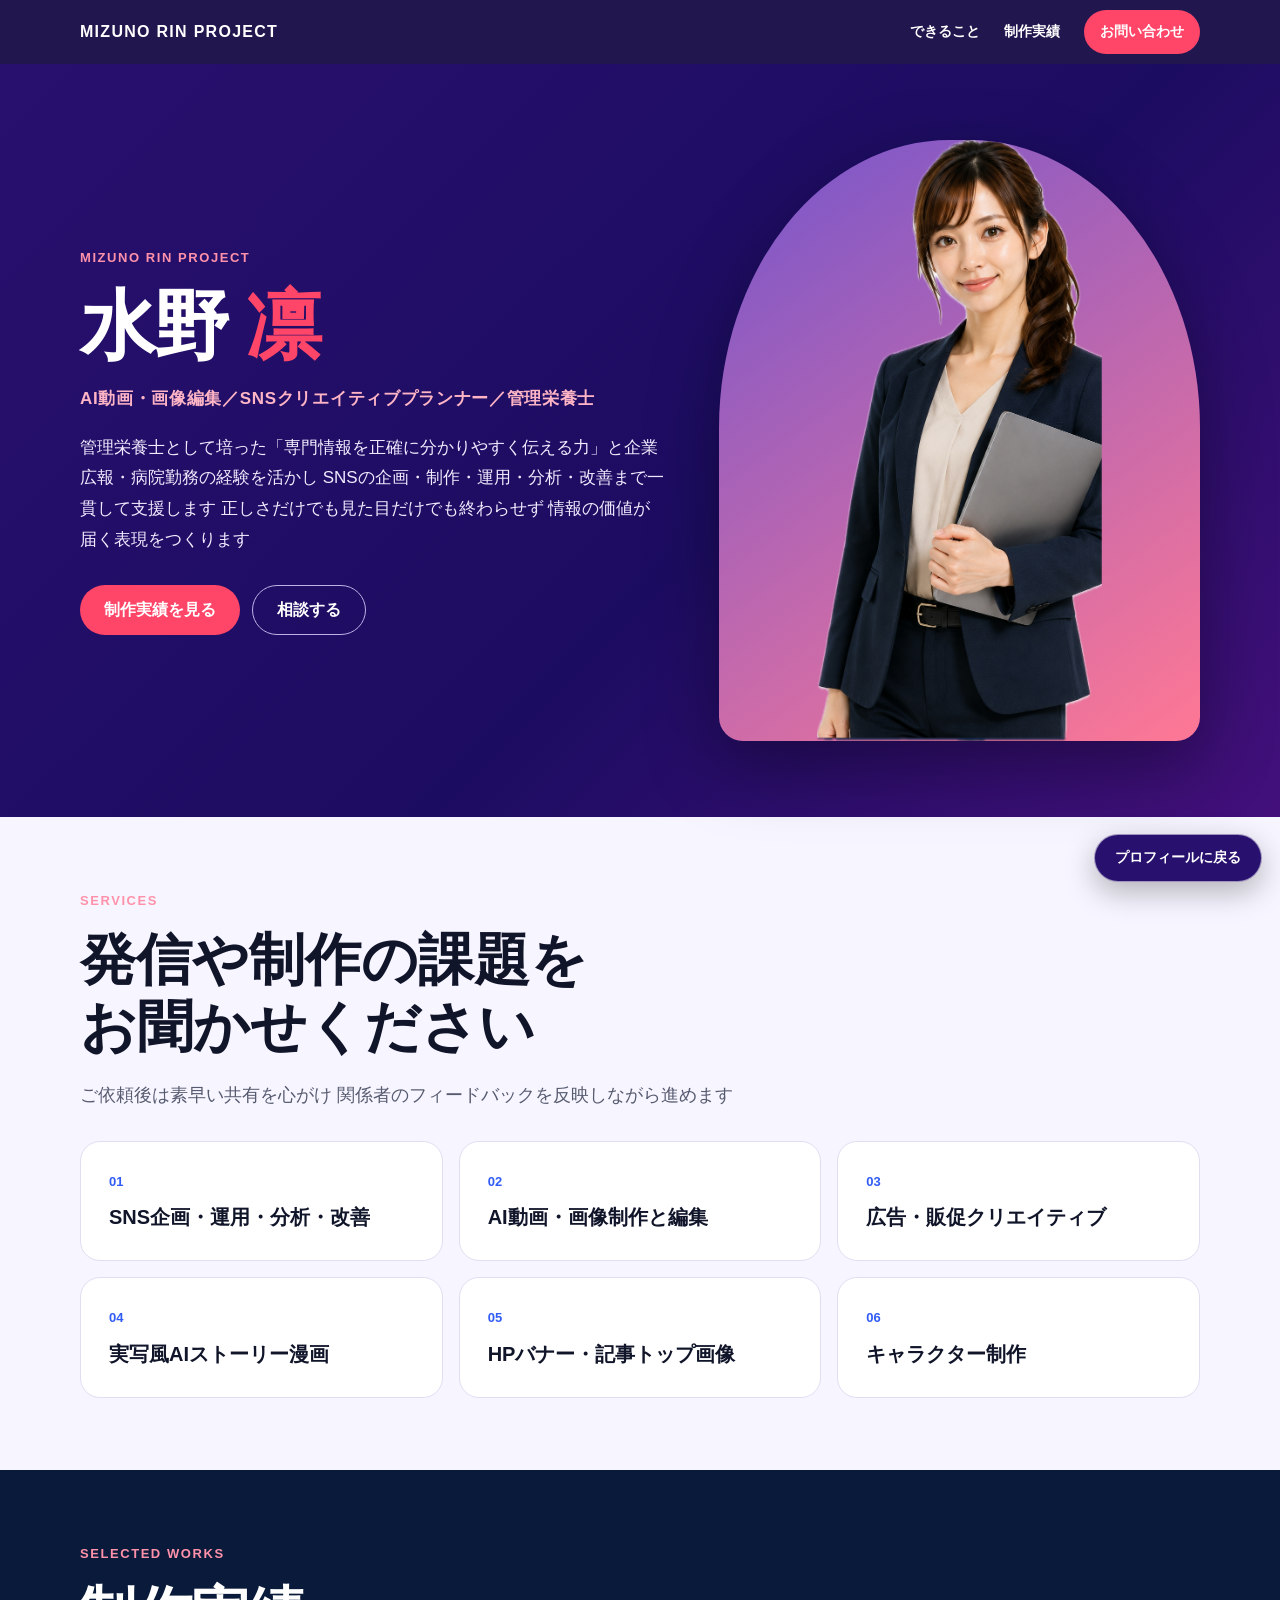
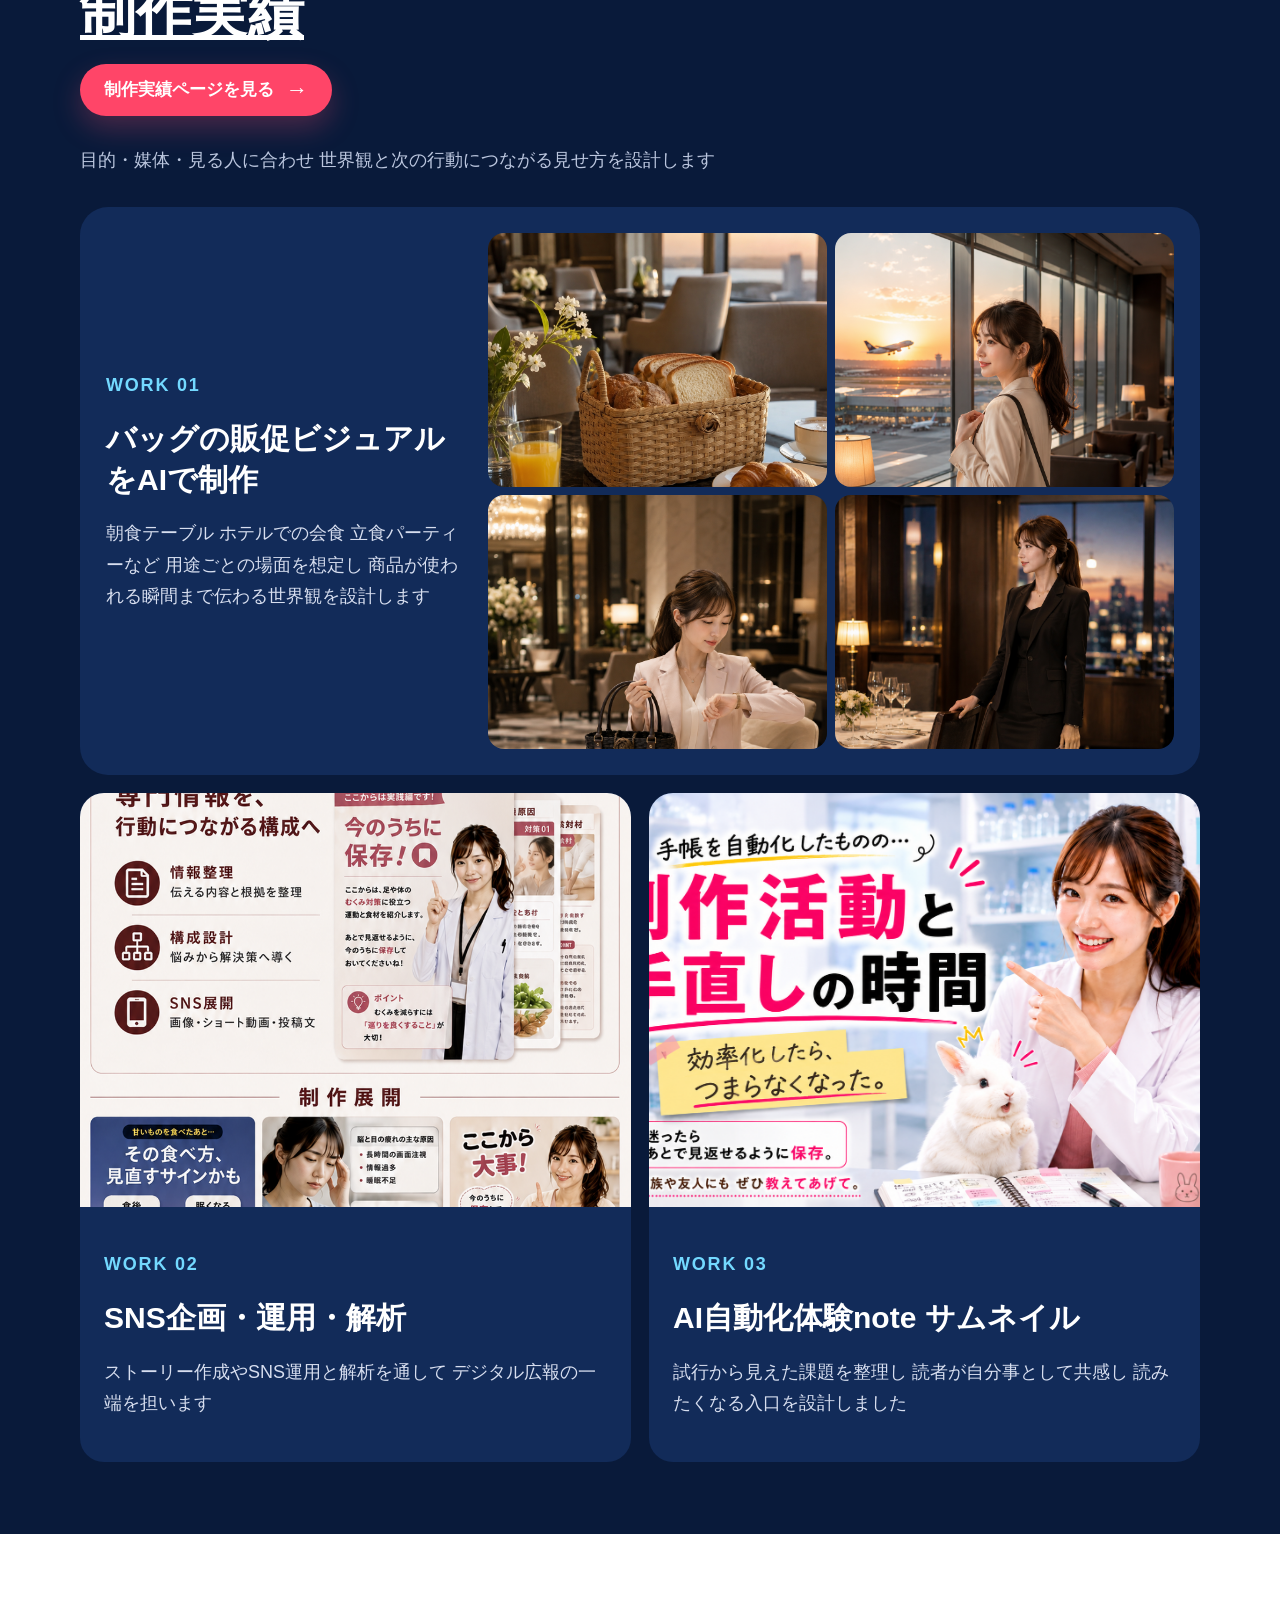
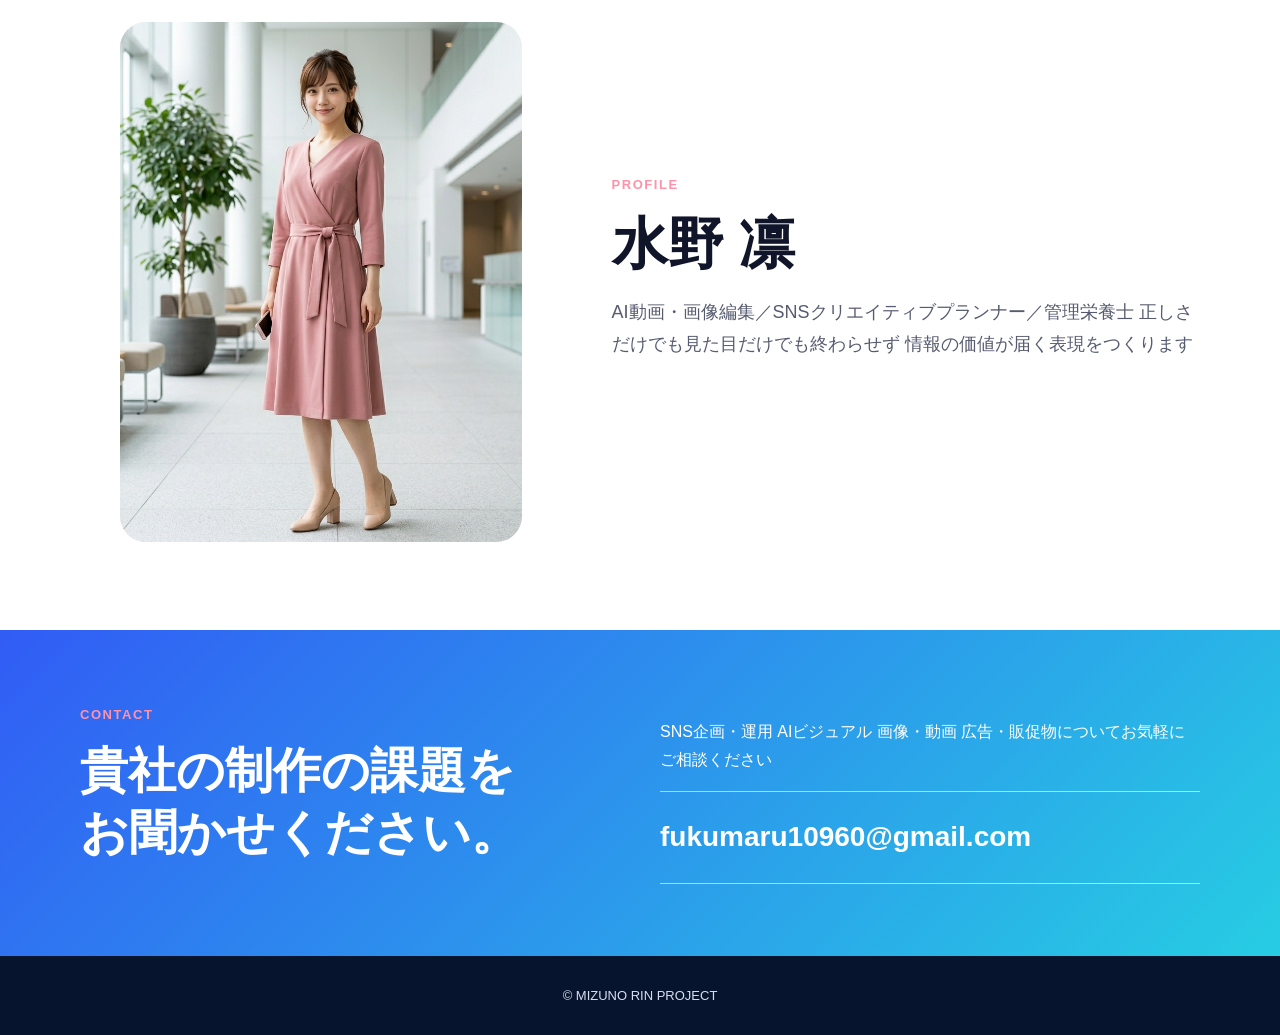
<file: index.html>
<!doctype html>
<html lang="ja">
<head>
  <meta charset="utf-8">
  <meta name="viewport" content="width=device-width,initial-scale=1">
  <script>if(new URLSearchParams(location.search).get("v")==="b99cf6d")location.replace("/portfolio/")</script>
  <title>水野凛｜AI動画・画像編集・SNSクリエイティブ</title>
  <meta name="description" content="水野凛プロジェクト SNS企画 AI動画・画像編集 販促ビジュアル制作を支援します">
  <style>
    :root{--purple:#24106b;--deep:#091a3a;--pink:#ff4568;--blue:#315cf5;--paper:#f7f5ff;--ink:#11152a}
    *{box-sizing:border-box}
    html{scroll-behavior:smooth}
    body{margin:0;color:var(--ink);background:#fff;font-family:"Yu Gothic",Meiryo,sans-serif;line-height:1.8}
    img{display:block;max-width:100%}
    a{color:inherit}
    .wrap{width:min(1120px,calc(100% - 40px));margin:auto}
    .nav{position:sticky;top:0;z-index:20;background:rgba(20,8,67,.94);backdrop-filter:blur(12px)}
    .nav-inner{min-height:64px;display:flex;align-items:center;justify-content:space-between;gap:20px;color:#fff}
    .brand{text-decoration:none;font-weight:800;letter-spacing:.08em}
    .nav-links{display:flex;gap:24px;align-items:center}
    .nav-links a{text-decoration:none;font-weight:700;font-size:14px}
    .nav-links .nav-cta{padding:9px 16px;border-radius:999px;background:var(--pink)}
    .hero{color:#fff;background:linear-gradient(135deg,#28106e 0%,#1c0c61 58%,#43107b 100%);padding:76px 0}
    .hero-grid{display:grid;grid-template-columns:1.1fr .9fr;align-items:center;gap:52px}
    .eyebrow,.section-label{margin:0 0 14px;color:#ff92aa;font-weight:900;letter-spacing:.12em;font-size:13px}
    h1{margin:0;font-size:clamp(42px,6vw,76px);line-height:1.12;letter-spacing:-.03em}
    h1 span{color:var(--pink)}
    .hero-role{margin:16px 0 0;color:#ffb5c5;font-size:17px;font-weight:800;letter-spacing:.04em}
    .lead{max-width:720px;margin:18px 0 0;font-size:17px;color:#f2ebff}
    .hero-actions{display:flex;flex-wrap:wrap;gap:12px;margin-top:30px}
    .button{display:inline-flex;min-height:50px;align-items:center;justify-content:center;padding:0 24px;border-radius:999px;text-decoration:none;font-weight:900}
    .primary{background:var(--pink);color:#fff}.secondary{border:1px solid #bdb1e7;color:#fff}
    .hero-image{align-self:end;overflow:hidden;margin:0;border-radius:48% 48% 24px 24px;background:linear-gradient(145deg,#7455cc,#ff7894);box-shadow:0 24px 70px rgba(0,0,0,.36)}
    .hero-image img{width:100%;aspect-ratio:4/5;object-fit:contain;object-position:center bottom}
    section{padding:72px 0}
    .section-title{margin:0 0 18px;font-size:clamp(32px,5vw,56px);line-height:1.2}
    .intro{max-width:780px;margin:0 0 30px;font-size:18px;color:#565b70}
    .services{background:var(--paper)}
    .service-grid{display:grid;grid-template-columns:repeat(3,1fr);gap:16px}
    .service-card{padding:28px;border-radius:20px;background:#fff;border:1px solid #e2def2}
    .service-card b{display:block;margin-bottom:10px;color:var(--blue);font-size:13px}
    .service-card h3{margin:0;font-size:20px;line-height:1.45}
    .works{background:var(--deep);color:#fff}
    .works .intro{color:#bbc6de}
    .feature{display:grid;grid-template-columns:.68fr 1.32fr;gap:28px;align-items:center;padding:26px;border-radius:28px;background:#122b59;color:inherit;text-decoration:none}
    .feature h3,.work-card h3{margin:8px 0 16px;font-size:30px;line-height:1.35}
    .feature p,.work-card p{color:#d7deef;font-size:18px;line-height:1.75}
    .gallery{display:grid;grid-template-columns:1fr 1fr;gap:8px}
    .gallery img{width:100%;aspect-ratio:4/3;object-fit:cover;border-radius:16px}
    .gallery img:nth-child(n+2){object-position:center top}
    .work-grid{display:grid;grid-template-columns:1fr 1fr;gap:18px;margin-top:18px}
    .work-card{display:block;overflow:hidden;border-radius:24px;background:#122b59;color:inherit;text-decoration:none}
    .work-card>img{width:100%;aspect-ratio:4/3;object-fit:cover}
    .work-copy{padding:24px}
    .work-index{color:#73d9ff!important;font-weight:900;font-size:14px;letter-spacing:.1em}
    .about-grid{display:grid;grid-template-columns:.9fr 1.1fr;gap:50px;align-items:center}
    .about-photo{display:flex;align-items:flex-end;justify-content:center;overflow:hidden;min-height:520px;border-radius:26px;background:linear-gradient(145deg,#f3eaff,#ffdfe6)}
    .about-photo img{width:100%;height:520px;object-fit:cover;object-position:center 24%}
    .contact{background:linear-gradient(135deg,#315cf5,#27cde3);color:#fff}
    .contact .section-title{max-width:680px;font-size:clamp(30px,4.2vw,48px);line-height:1.3;text-wrap:balance}
    .contact-grid{display:grid;grid-template-columns:1fr 1fr;gap:40px;align-items:center}
    .mail{display:block;padding:20px 0;border-top:1px solid rgba(255,255,255,.6);border-bottom:1px solid rgba(255,255,255,.6);font-size:clamp(18px,3vw,28px);font-weight:900;text-decoration:none;overflow-wrap:anywhere}
    footer{padding:28px 0;background:#07142d;color:#d7deef;text-align:center;font-size:13px}
    .floating{display:none}
    .profile-return{display:flex;position:fixed;right:18px;bottom:18px;z-index:31;min-height:48px;align-items:center;padding:0 20px;border:1px solid rgba(255,255,255,.55);border-radius:999px;background:#28106e;color:#fff;text-decoration:none;font-size:14px;font-weight:900;box-shadow:0 10px 30px rgba(0,0,0,.28)}
    @media(max-width:760px){
      .wrap{width:min(100% - 28px,620px)}
      .nav-inner{min-height:58px}.brand{font-size:13px}.nav-links a:not(.nav-cta){display:none}.nav-links{gap:0}
      .nav-links .nav-cta{padding:8px 13px;font-size:13px}
      .hero{padding:48px 0 56px}.hero-grid,.feature,.about-grid,.contact-grid{grid-template-columns:1fr;gap:28px}
      h1{font-size:44px}.hero-role{font-size:15px}.lead{font-size:16px}.hero-image{order:-1;width:min(88%,360px);margin:0 auto;border-radius:48% 48% 20px 20px}.hero-image img{aspect-ratio:4/4.6}
      section{padding:48px 0}.section-title{font-size:32px}.intro{font-size:17px;margin-bottom:24px}
      .service-grid,.work-grid{grid-template-columns:1fr}.service-card{padding:22px}
      .feature{padding:18px}.feature h3,.work-card h3{font-size:25px}.feature p,.work-card p{font-size:17px}.gallery{gap:7px}.gallery img{border-radius:10px}
      .work-copy{padding:20px}.about-photo{min-height:420px}.about-photo img{height:420px}
      .floating{display:flex;position:fixed;right:14px;bottom:76px;z-index:30;min-height:48px;align-items:center;padding:0 18px;border-radius:999px;background:var(--pink);color:#fff;text-decoration:none;font-weight:900;box-shadow:0 10px 30px rgba(0,0,0,.28)}
    }
  
    .works-more{display:inline-flex;min-height:52px;align-items:center;gap:12px;margin:0 0 28px;padding:0 24px;border-radius:999px;color:#fff;background:var(--pink);font-size:17px;font-weight:900;text-decoration:none;box-shadow:0 12px 28px rgba(239,77,108,.28)}
    .works-more span{font-size:22px;transition:transform .2s ease}
    .works-more:hover span{transform:translateX(4px)}
  </style>
</head>
<body>
  <header class="nav"><div class="wrap nav-inner"><a class="brand" href="#top">MIZUNO RIN PROJECT</a><nav class="nav-links"><a href="#services">できること</a><a href="https://mizunorinproject-web.github.io/portfolio/">制作実績</a><a class="nav-cta" href="#contact">お問い合わせ</a></nav></div></header>
  <main>
    <section class="hero" id="top"><div class="wrap hero-grid"><div><p class="eyebrow">MIZUNO RIN PROJECT</p><h1>水野 <span>凛</span></h1><p class="hero-role">AI動画・画像編集／SNSクリエイティブプランナー／管理栄養士</p><p class="lead">管理栄養士として培った「専門情報を正確に分かりやすく伝える力」と企業広報・病院勤務の経験を活かし SNSの企画・制作・運用・分析・改善まで一貫して支援します 正しさだけでも見た目だけでも終わらせず 情報の価値が届く表現をつくります</p><div class="hero-actions"><a class="button primary" href="https://mizunorinproject-web.github.io/portfolio/">制作実績を見る</a><a class="button secondary" href="#contact">相談する</a></div></div><figure class="hero-image"><img src="public/assets/mizuno-rin-suit.png" alt="スーツ姿の水野凛"></figure></div></section>
    <section class="services" id="services"><div class="wrap"><p class="section-label">SERVICES</p><h2 class="section-title">発信や制作の課題を<br>お聞かせください</h2><p class="intro">ご依頼後は素早い共有を心がけ 関係者のフィードバックを反映しながら進めます</p><div class="service-grid"><article class="service-card"><b>01</b><h3>SNS企画・運用・分析・改善</h3></article><article class="service-card"><b>02</b><h3>AI動画・画像制作と編集</h3></article><article class="service-card"><b>03</b><h3>広告・販促クリエイティブ</h3></article><article class="service-card"><b>04</b><h3>実写風AIストーリー漫画</h3></article><article class="service-card"><b>05</b><h3>HPバナー・記事トップ画像</h3></article><article class="service-card"><b>06</b><h3>キャラクター制作</h3></article></div></div></section>
    <section class="works" id="works"><div class="wrap"><p class="section-label">SELECTED WORKS</p><h2 class="section-title"><a href="https://mizunorinproject-web.github.io/portfolio/">制作実績</a></h2><a class="works-more" href="https://mizunorinproject-web.github.io/portfolio/">制作実績ページを見る <span>→</span></a><p class="intro">目的・媒体・見る人に合わせ 世界観と次の行動につながる見せ方を設計します</p><a class="feature" href="https://mizunorinproject-web.github.io/portfolio/" aria-label="制作実績ページでバッグの販促ビジュアルを見る"><div><p class="work-index">WORK 01</p><h3>バッグの販促ビジュアルをAIで制作</h3><p>朝食テーブル ホテルでの会食 立食パーティーなど 用途ごとの場面を想定し 商品が使われる瞬間まで伝わる世界観を設計します</p></div><div class="gallery"><img src="public/assets/basket-breakfast.png" alt="朝食テーブルのカゴバッグ"><img src="public/assets/basket-airport.png" alt="空港ラウンジのカゴバッグ"><img src="public/assets/basket-hotel.png" alt="ホテルでのカゴバッグ"><img src="public/assets/basket-dinner.png" alt="会食でのカゴバッグ"></div></a><div class="work-grid"><a class="work-card" href="https://mizunorinproject-web.github.io/portfolio/" aria-label="制作実績ページでSNS企画・運用・解析を見る"><img src="portfolio2.png" alt="SNS企画・運用・解析の制作実績"><div class="work-copy"><p class="work-index">WORK 02</p><h3>SNS企画・運用・解析</h3><p>ストーリー作成やSNS運用と解析を通して デジタル広報の一端を担います</p></div></a><a class="work-card" href="https://mizunorinproject-web.github.io/portfolio/" aria-label="制作実績ページでAI自動化体験noteサムネイルを見る"><img src="public/assets/ai-note-thumbnail.png" alt="AI自動化体験noteのサムネイル"><div class="work-copy"><p class="work-index">WORK 03</p><h3>AI自動化体験note サムネイル</h3><p>試行から見えた課題を整理し 読者が自分事として共感し 読みたくなる入口を設計しました</p></div></a></div></div></section>
    <section id="profile"><div class="wrap about-grid"><figure class="about-photo"><img src="public/assets/mizuno-rin-casual.jpeg" alt="ピンクのカジュアルウェアを着た水野凛"></figure><div><p class="section-label">PROFILE</p><h2 class="section-title">水野 凛</h2><p class="intro">AI動画・画像編集／SNSクリエイティブプランナー／管理栄養士 正しさだけでも見た目だけでも終わらせず 情報の価値が届く表現をつくります</p></div></div></section>
    <section class="contact" id="contact"><div class="wrap contact-grid"><div><p class="section-label">CONTACT</p><h2 class="section-title">貴社の制作の課題をお聞かせください。</h2></div><div><p>SNS企画・運用 AIビジュアル 画像・動画 広告・販促物についてお気軽にご相談ください</p><a class="mail" href="mailto:fukumaru10960@gmail.com">fukumaru10960@gmail.com</a></div></div></section>
  </main>
  <footer>© MIZUNO RIN PROJECT</footer>
  <a class="profile-return" href="https://mizunorinproject-web.github.io/#profile">プロフィールに戻る</a>
  <a class="floating" href="#contact">お問い合わせ</a>
</body>
</html>
</file>
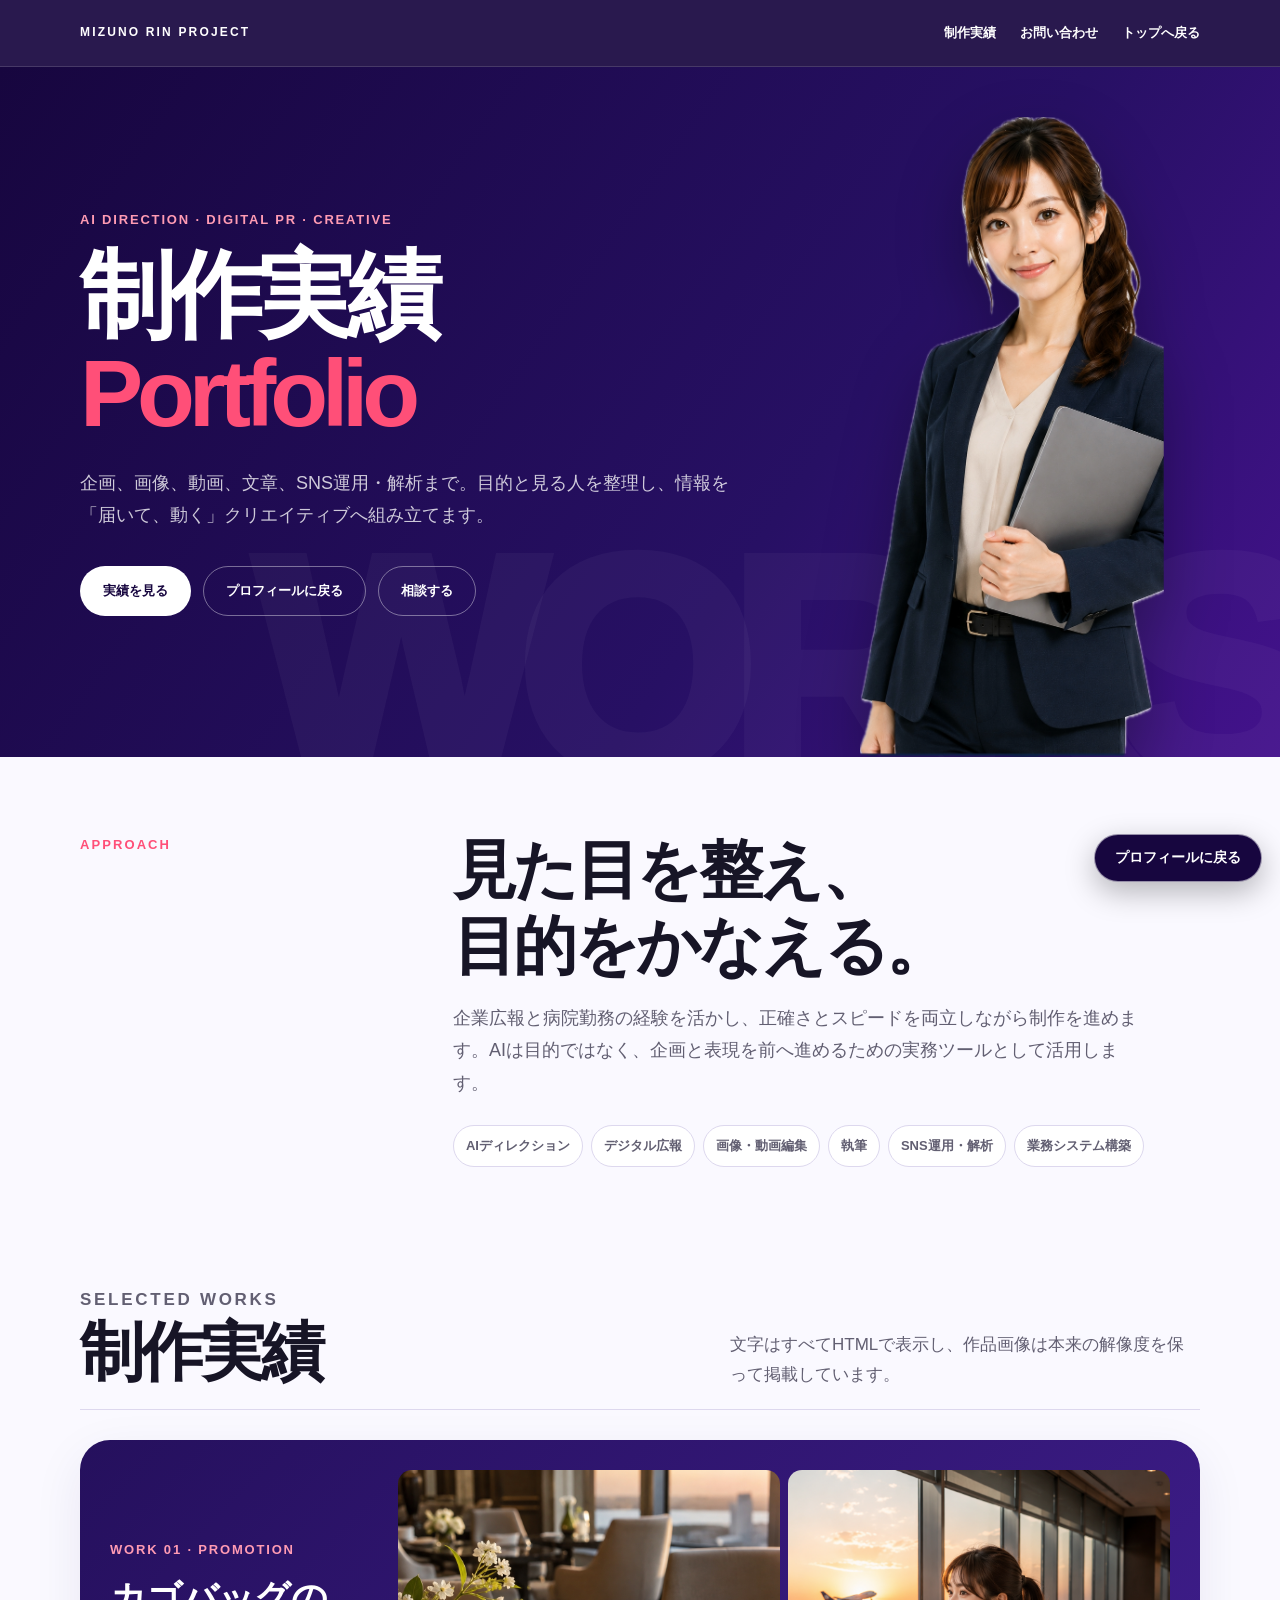
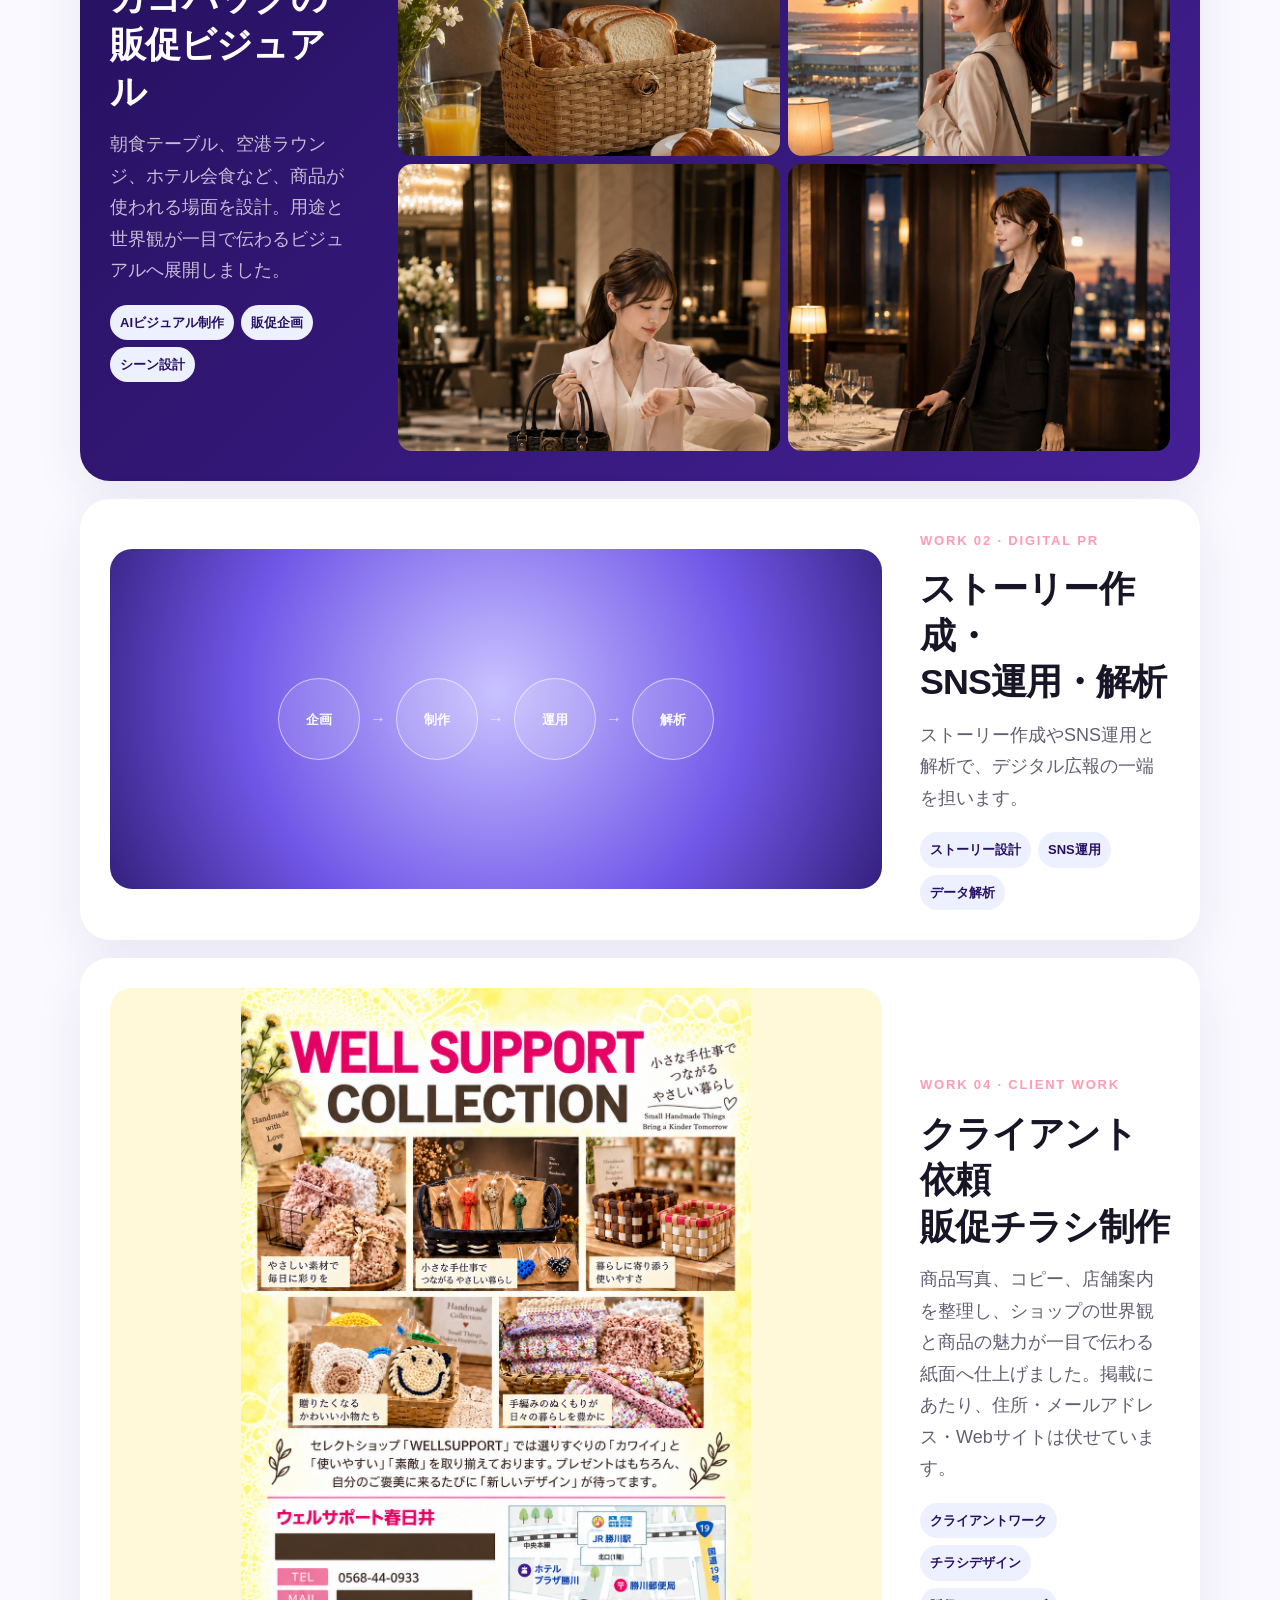
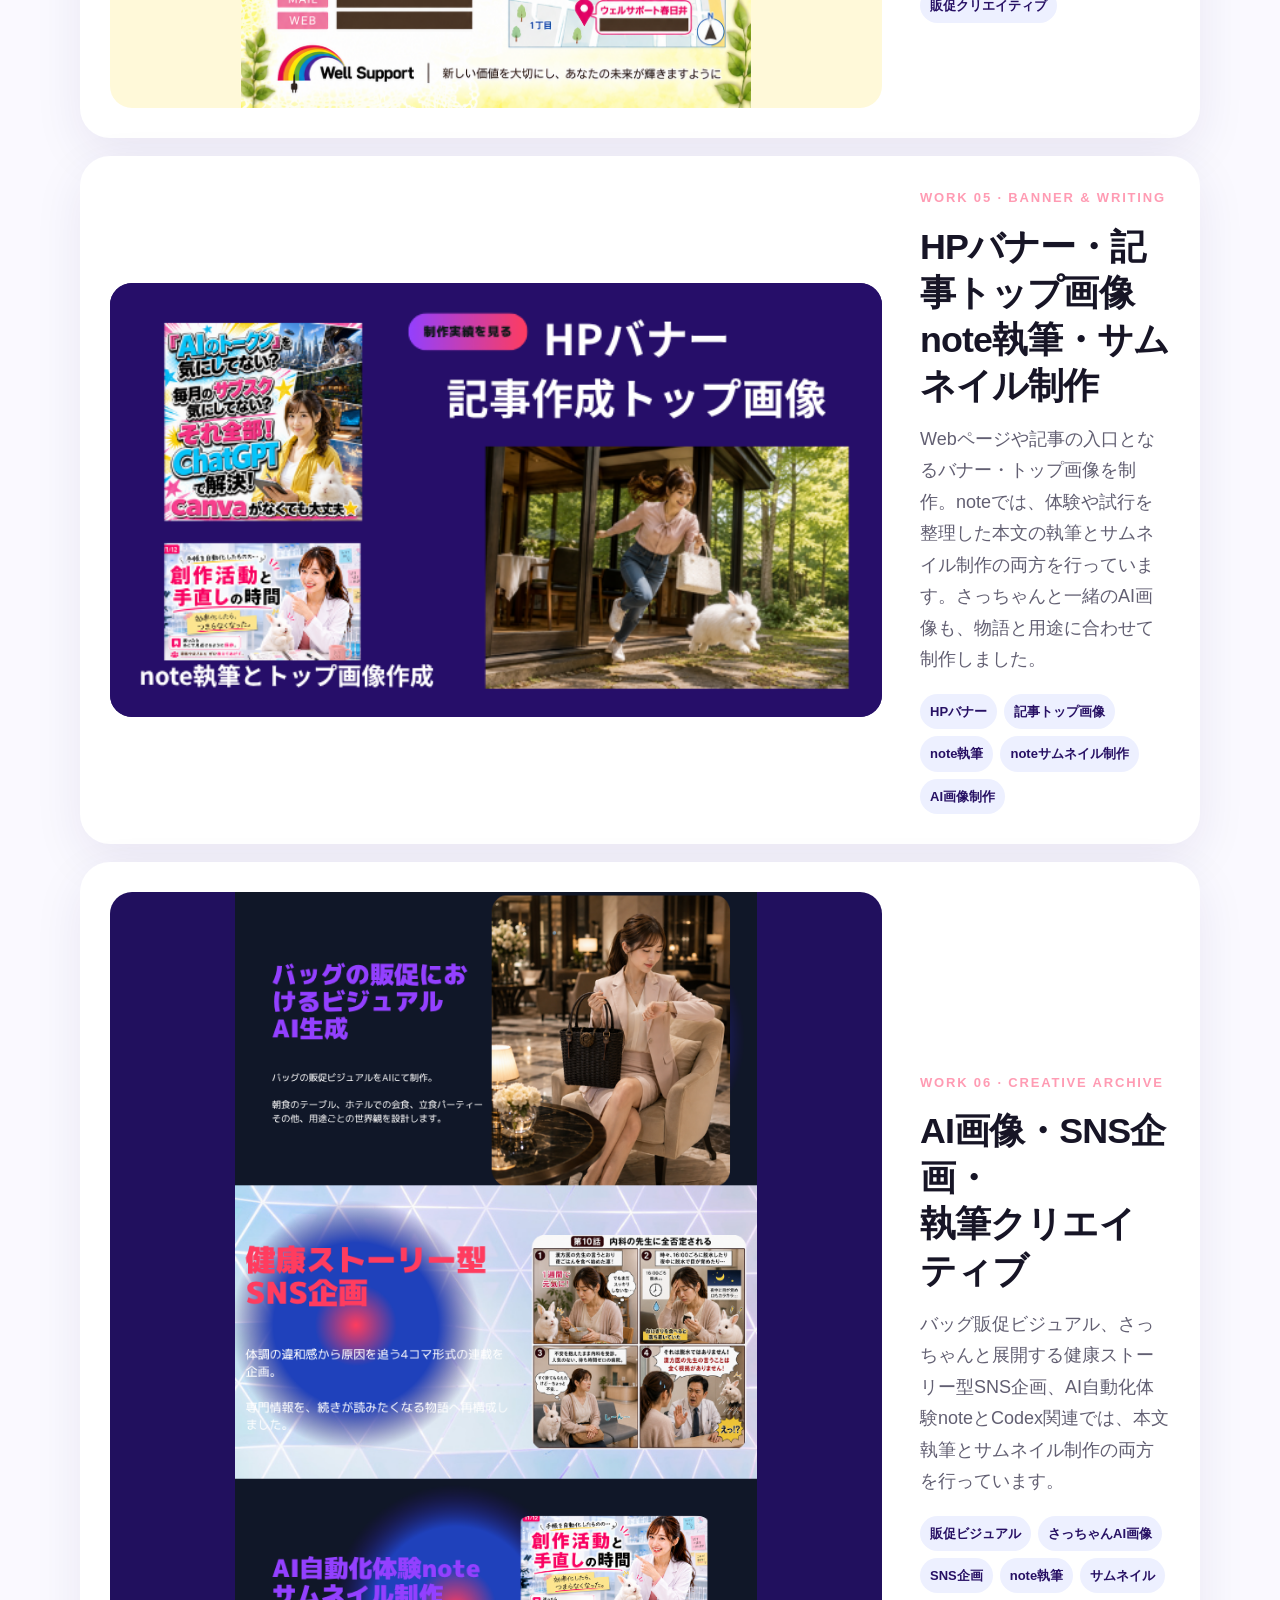
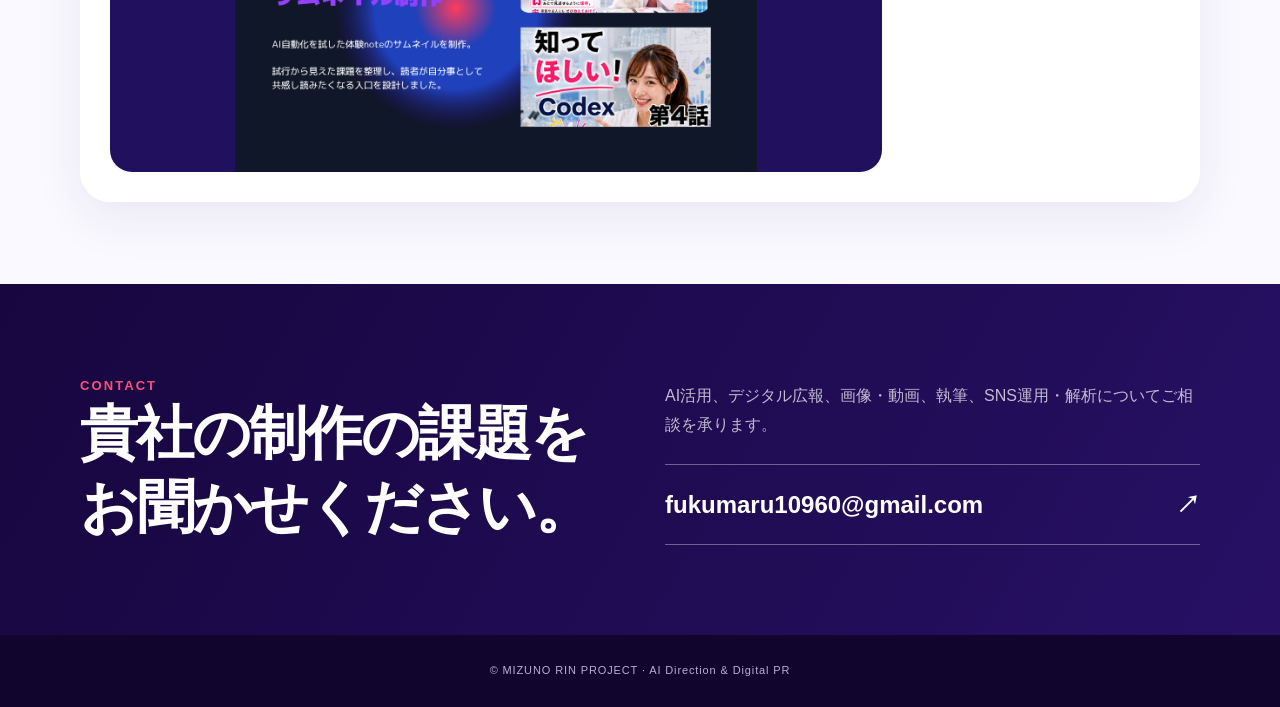
<file: portfolio/index.html>
<!doctype html>
<html lang="ja">
<head>
  <meta charset="utf-8">
  <meta name="viewport" content="width=device-width,initial-scale=1">
  <title>水野凛｜制作実績ポートフォリオ</title>
  <meta name="description" content="水野凛のAIディレクション、デジタル広報、画像制作、動画編集、SNS運用・解析の制作実績です。">
  <style>
    :root{--violet:#271064;--violet-deep:#17063f;--pink:#ff4f78;--lavender:#9d8cff;--ice:#edf0ff;--paper:#faf9ff;--ink:#171526;--muted:#625f72;--line:#ddd8ee;--white:#fff}
    *{box-sizing:border-box}
    html{scroll-behavior:smooth}
    body{margin:0;color:var(--ink);background:var(--paper);font-family:"Yu Gothic UI","Hiragino Kaku Gothic ProN",Meiryo,sans-serif;line-height:1.8;-webkit-font-smoothing:antialiased;text-rendering:optimizeLegibility}
    a{color:inherit}
    img{display:block;max-width:100%}
    .wrap{width:min(calc(100% - 40px),1120px);margin:auto}
    .site-header{position:sticky;z-index:20;top:0;color:#fff;background:rgba(23,6,63,.92);border-bottom:1px solid rgba(255,255,255,.14);backdrop-filter:blur(16px)}
    .header-inner{min-height:66px;display:flex;align-items:center;justify-content:space-between;gap:24px}
    .brand{font-size:12px;font-weight:900;letter-spacing:.18em;text-decoration:none}
    nav{display:flex;align-items:center;gap:24px;font-size:13px;font-weight:750}
    nav a{text-decoration:none}
    nav a:hover{color:#ffd4df}
    .hero{position:relative;overflow:hidden;color:#fff;background:linear-gradient(125deg,var(--violet-deep),var(--violet) 62%,#43128c)}
    .hero::after{content:"WORKS";position:absolute;right:-.03em;bottom:-.22em;color:rgba(255,255,255,.035);font-size:clamp(120px,24vw,360px);font-weight:950;letter-spacing:-.09em;line-height:1;pointer-events:none}
    .hero-grid{position:relative;z-index:1;min-height:690px;display:grid;grid-template-columns:minmax(0,1.15fr) minmax(300px,.65fr);align-items:end;gap:clamp(32px,6vw,82px)}
    .hero-copy{align-self:center;padding:90px 0}
    .eyebrow,.work-type{margin:0 0 14px;color:#ff9bb3;font-size:13px;font-weight:900;letter-spacing:.14em}
    h1{margin:0;font-size:clamp(50px,7.4vw,102px);line-height:1.04;letter-spacing:-.065em}
    h1 span{display:block;color:var(--pink)}
    .hero-lead{max-width:680px;margin:24px 0 0;color:rgba(255,255,255,.78);font-size:18px;line-height:1.8}
    .hero-actions{display:flex;flex-wrap:wrap;gap:12px;margin-top:34px}
    .button{display:inline-flex;min-height:50px;align-items:center;justify-content:center;padding:12px 22px;border:1px solid transparent;border-radius:999px;font-size:13px;font-weight:850;text-decoration:none}
    .button.primary{color:var(--violet-deep);background:#fff}
    .button.secondary{color:#fff;border-color:rgba(255,255,255,.4)}
    .hero-portrait{align-self:end;margin:0}
    .hero-portrait img{width:100%;max-height:640px;object-fit:contain;object-position:center bottom;filter:drop-shadow(0 28px 32px rgba(0,0,0,.32))}
    .intro{padding:76px 0 54px}
    .intro-grid{display:grid;grid-template-columns:.55fr 1.45fr;gap:clamp(36px,7vw,94px);align-items:start}
    .section-label{margin:0;color:var(--pink);font-size:13px;font-weight:900;letter-spacing:.16em}
    .intro h2,.section-heading h2{margin:0;font-size:clamp(38px,5vw,68px);line-height:1.18;letter-spacing:-.055em}
    .intro-copy{max-width:700px;color:var(--muted);font-size:18px}
    .services{display:flex;flex-wrap:wrap;gap:8px;margin-top:26px;padding:0;list-style:none}
    .services li{padding:8px 12px;border:1px solid var(--line);border-radius:999px;background:#fff;font-size:13px;font-weight:750}
    .works{padding:46px 0 82px}
    .section-heading{display:flex;align-items:end;justify-content:space-between;gap:24px;margin-bottom:30px;padding-bottom:18px;border-bottom:1px solid var(--line)}
    .section-heading p{max-width:470px;margin:0;color:var(--muted);font-size:17px}
    .work{display:grid;grid-template-columns:minmax(0,1.55fr) minmax(250px,.45fr);gap:clamp(22px,3vw,38px);align-items:center;padding:clamp(18px,2.4vw,30px);border-radius:30px;background:#fff;box-shadow:0 16px 50px rgba(39,16,100,.08)}
    .work+.work{margin-top:18px}
    .work-copy h3{margin:0 0 14px;font-size:clamp(25px,2.8vw,38px);line-height:1.3;letter-spacing:-.025em}
    .work-copy>p:not(.work-type){margin:0;color:var(--muted);font-size:18px;line-height:1.75}
    .tag-row{display:flex;flex-wrap:wrap;gap:7px;margin-top:18px}
    .tag{padding:6px 10px;border-radius:999px;color:var(--violet);background:var(--ice);font-size:13px;font-weight:850}
    .work-visual{overflow:hidden;border-radius:22px;background:#f0edf8}
    .work-visual img{width:100%;height:100%;object-fit:cover}
    .work-bags{grid-template-columns:minmax(250px,.45fr) minmax(0,1.55fr);color:#fff;background:linear-gradient(135deg,#25105d,#442095)}
    .work-bags .work-copy>p:not(.work-type){color:rgba(255,255,255,.72)}
    .bag-grid{display:grid;grid-template-columns:1fr 1fr;gap:8px}
    .bag-grid img{width:100%;aspect-ratio:4/3;object-fit:cover;border-radius:14px}
    .bag-grid img:not(:first-child){object-position:center top}
    .story-visual{min-height:340px;display:flex;align-items:center;justify-content:center;flex-wrap:wrap;gap:10px;padding:28px;background:radial-gradient(circle at 50% 42%,#c9c2ff,#7157e8 58%,#34207d);color:#fff}
    .story-visual span{display:grid;place-items:center;width:82px;height:82px;padding:8px;border:1px solid rgba(255,255,255,.55);border-radius:50%;background:rgba(255,255,255,.12);font-size:13px;font-weight:850}
    .story-visual b{opacity:.65}
    .note-visual img{aspect-ratio:16/10;object-fit:cover}
    .flyer-visual{background:#fff9d9}
    .flyer-visual img{max-height:720px;object-fit:contain}

    .legacy-work{grid-template-columns:minmax(0,1.55fr) minmax(250px,.45fr)}
    .legacy-visual{background:#21105e}
    .legacy-visual img{width:100%;height:auto;object-fit:contain}
    .portrait-archive img{max-height:880px}
    .contact{padding:90px 0;color:#fff;background:linear-gradient(120deg,var(--violet-deep),var(--violet))}
    .contact-grid{display:grid;grid-template-columns:1fr 1fr;gap:50px;align-items:end}
    .contact h2{max-width:680px;margin:0;font-size:clamp(30px,4.5vw,60px);line-height:1.28;letter-spacing:-.035em;text-wrap:balance}
    .contact-copy p{margin:0 0 24px;color:rgba(255,255,255,.72)}
    .mail{display:flex;justify-content:space-between;gap:20px;padding:18px 0;border-top:1px solid rgba(255,255,255,.35);border-bottom:1px solid rgba(255,255,255,.35);font-size:clamp(16px,2vw,24px);font-weight:850;text-decoration:none}
    footer{padding:26px 20px;color:#b9add9;background:#11052d;font-size:11px;text-align:center;letter-spacing:.08em}
    .profile-return{display:flex;position:fixed;right:18px;bottom:18px;z-index:31;min-height:48px;align-items:center;padding:0 20px;border:1px solid rgba(255,255,255,.55);border-radius:999px;background:var(--violet-deep);color:#fff;text-decoration:none;font-size:14px;font-weight:900;box-shadow:0 10px 30px rgba(0,0,0,.28)}
    a:focus-visible{outline:3px solid #ffc0d0;outline-offset:4px}
    @media(max-width:800px){.legacy-work{grid-template-columns:1fr}.legacy-work .work-visual{order:-1} nav a:not(:last-child){display:none}.hero-grid{min-height:auto;grid-template-columns:1fr}.hero-copy{padding:70px 0 0}.hero-portrait{width:min(78%,430px);margin:auto}.hero-portrait img{max-height:520px}.intro-grid,.contact-grid{grid-template-columns:1fr}.work,.work-bags{grid-template-columns:1fr}.work-visual{order:-1}.section-heading{align-items:start;flex-direction:column}.work-bags .work-visual{order:0}}
    @media(max-width:540px){.wrap{width:min(calc(100% - 24px),1120px)}.header-inner{min-height:58px}.brand{font-size:11px}.hero-copy{padding-top:54px}h1{font-size:48px}.hero-lead{font-size:17px}.hero-actions{display:grid}.button{width:100%}.intro{padding:58px 0 38px}.intro-copy{font-size:17px}.works{padding:34px 0 62px}.work{padding:16px;border-radius:22px}.work-copy{padding:6px}.work-copy>p:not(.work-type){font-size:17px}.story-visual{min-height:280px}.story-visual span{width:72px;height:72px;font-size:13px}.contact{padding:60px 0}.mail{font-size:14px}}
    @media(prefers-reduced-motion:reduce){html{scroll-behavior:auto}}
  </style>
</head>
<body>
  <header class="site-header"><div class="wrap header-inner"><a class="brand" href="https://mizunorinproject-web.github.io/">MIZUNO RIN PROJECT</a><nav><a href="https://mizunorinproject-web.github.io/portfolio/#works">制作実績</a><a href="#contact">お問い合わせ</a><a href="https://mizunorinproject-web.github.io/">トップへ戻る</a></nav></div></header>
  <main>
    <section class="hero"><div class="wrap hero-grid"><div class="hero-copy"><p class="eyebrow">AI DIRECTION · DIGITAL PR · CREATIVE</p><h1>制作実績<span>Portfolio</span></h1><p class="hero-lead">企画、画像、動画、文章、SNS運用・解析まで。目的と見る人を整理し、情報を「届いて、動く」クリエイティブへ組み立てます。</p><div class="hero-actions"><a class="button primary" href="https://mizunorinproject-web.github.io/portfolio/#works">実績を見る</a><a class="button secondary" href="https://mizunorinproject-web.github.io/">プロフィールに戻る</a><a class="button secondary" href="#contact">相談する</a></div></div><figure class="hero-portrait"><img src="../public/assets/mizuno-rin-suit.png" alt="スーツ姿の水野凛"></figure></div></section>

    <section class="intro"><div class="wrap intro-grid"><p class="section-label">APPROACH</p><div><h2>見た目を整え、<br>目的をかなえる。</h2><div class="intro-copy"><p>企業広報と病院勤務の経験を活かし、正確さとスピードを両立しながら制作を進めます。AIは目的ではなく、企画と表現を前へ進めるための実務ツールとして活用します。</p><ul class="services"><li>AIディレクション</li><li>デジタル広報</li><li>画像・動画編集</li><li>執筆</li><li>SNS運用・解析</li><li>業務システム構築</li></ul></div></div></div></section>

    <section class="works" id="works"><div class="wrap"><div class="section-heading"><div><p class="section-label">SELECTED WORKS</p><h2>制作実績</h2></div><p>文字はすべてHTMLで表示し、作品画像は本来の解像度を保って掲載しています。</p></div>
      <article class="work work-bags"><div class="work-copy"><p class="work-type">WORK 01 · PROMOTION</p><h3>カゴバッグの<br>販促ビジュアル</h3><p>朝食テーブル、空港ラウンジ、ホテル会食など、商品が使われる場面を設計。用途と世界観が一目で伝わるビジュアルへ展開しました。</p><div class="tag-row"><span class="tag">AIビジュアル制作</span><span class="tag">販促企画</span><span class="tag">シーン設計</span></div></div><div class="bag-grid"><img src="../public/assets/basket-breakfast.png" alt="ホテルの朝食テーブルに置かれたカゴバッグ"><img src="../public/assets/basket-airport.png" alt="空港ラウンジでカゴバッグを持つ女性"><img src="../public/assets/basket-hotel.png" alt="ホテルで黒いカゴバッグを持つ女性"><img src="../public/assets/basket-dinner.png" alt="会食で白いカゴバッグを持つ女性"></div></article>

      <article class="work"><div class="work-visual story-visual"><span>企画</span><b>→</b><span>制作</span><b>→</b><span>運用</span><b>→</b><span>解析</span></div><div class="work-copy"><p class="work-type">WORK 02 · DIGITAL PR</p><h3>ストーリー作成・<br>SNS運用・解析</h3><p>ストーリー作成やSNS運用と解析で、デジタル広報の一端を担います。</p><div class="tag-row"><span class="tag">ストーリー設計</span><span class="tag">SNS運用</span><span class="tag">データ解析</span></div></div></article>

      <article class="work"><div class="work-visual flyer-visual"><img src="../public/assets/well-support-flyer-redacted.png" alt="住所、メールアドレス、Webサイトを伏せたクライアント依頼の販促チラシ"></div><div class="work-copy"><p class="work-type">WORK 04 · CLIENT WORK</p><h3>クライアント依頼<br>販促チラシ制作</h3><p>商品写真、コピー、店舗案内を整理し、ショップの世界観と商品の魅力が一目で伝わる紙面へ仕上げました。掲載にあたり、住所・メールアドレス・Webサイトは伏せています。</p><div class="tag-row"><span class="tag">クライアントワーク</span><span class="tag">チラシデザイン</span><span class="tag">販促クリエイティブ</span></div></div></article>

      <article class="work legacy-work"><div class="work-visual legacy-visual"><img src="../page-2.png" alt="HPバナー、記事トップ画像、note執筆・サムネイル制作、さっちゃんとのAI画像の制作実績"></div><div class="work-copy"><p class="work-type">WORK 05 · BANNER &amp; WRITING</p><h3>HPバナー・記事トップ画像<br>note執筆・サムネイル制作</h3><p>Webページや記事の入口となるバナー・トップ画像を制作。noteでは、体験や試行を整理した本文の執筆とサムネイル制作の両方を行っています。さっちゃんと一緒のAI画像も、物語と用途に合わせて制作しました。</p><div class="tag-row"><span class="tag">HPバナー</span><span class="tag">記事トップ画像</span><span class="tag">note執筆</span><span class="tag">noteサムネイル制作</span><span class="tag">AI画像制作</span></div></div></article>

      <article class="work legacy-work"><div class="work-visual legacy-visual portrait-archive"><img src="../page-3.png" alt="バッグ販促、健康ストーリー型SNS企画、AI自動化体験note、Codex関連サムネイルの制作実績"></div><div class="work-copy"><p class="work-type">WORK 06 · CREATIVE ARCHIVE</p><h3>AI画像・SNS企画・<br>執筆クリエイティブ</h3><p>バッグ販促ビジュアル、さっちゃんと展開する健康ストーリー型SNS企画、AI自動化体験noteとCodex関連では、本文執筆とサムネイル制作の両方を行っています。</p><div class="tag-row"><span class="tag">販促ビジュアル</span><span class="tag">さっちゃんAI画像</span><span class="tag">SNS企画</span><span class="tag">note執筆</span><span class="tag">サムネイル</span></div></div></article>    </div></section>

    <section class="contact" id="contact"><div class="wrap contact-grid"><div><p class="section-label">CONTACT</p><h2>貴社の制作の課題をお聞かせください。</h2></div><div class="contact-copy"><p>AI活用、デジタル広報、画像・動画、執筆、SNS運用・解析についてご相談を承ります。</p><a class="mail" href="mailto:fukumaru10960@gmail.com"><span>fukumaru10960@gmail.com</span><span>↗</span></a></div></div></section>
  </main>
  <footer>© MIZUNO RIN PROJECT · AI Direction & Digital PR</footer>
  <a class="profile-return" href="https://mizunorinproject-web.github.io/#profile">プロフィールに戻る</a>
</body>
</html>
</file>
